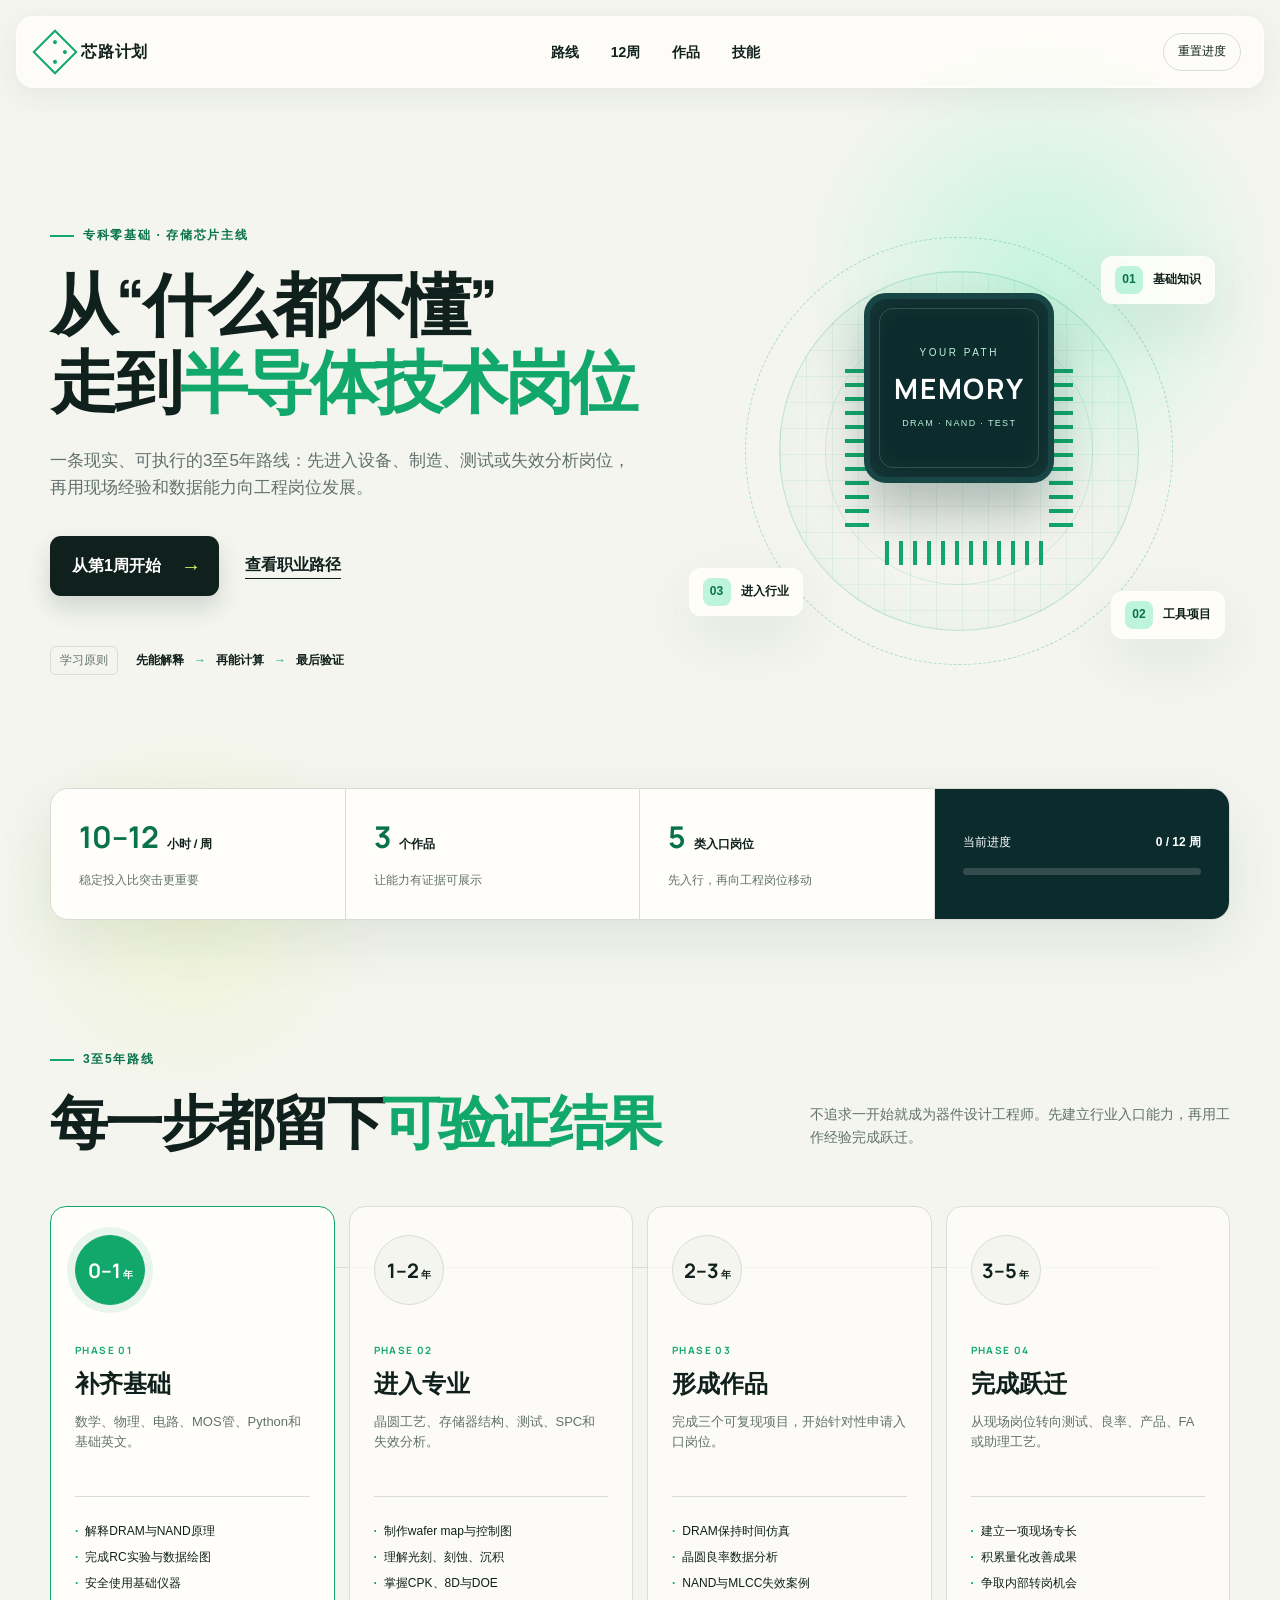
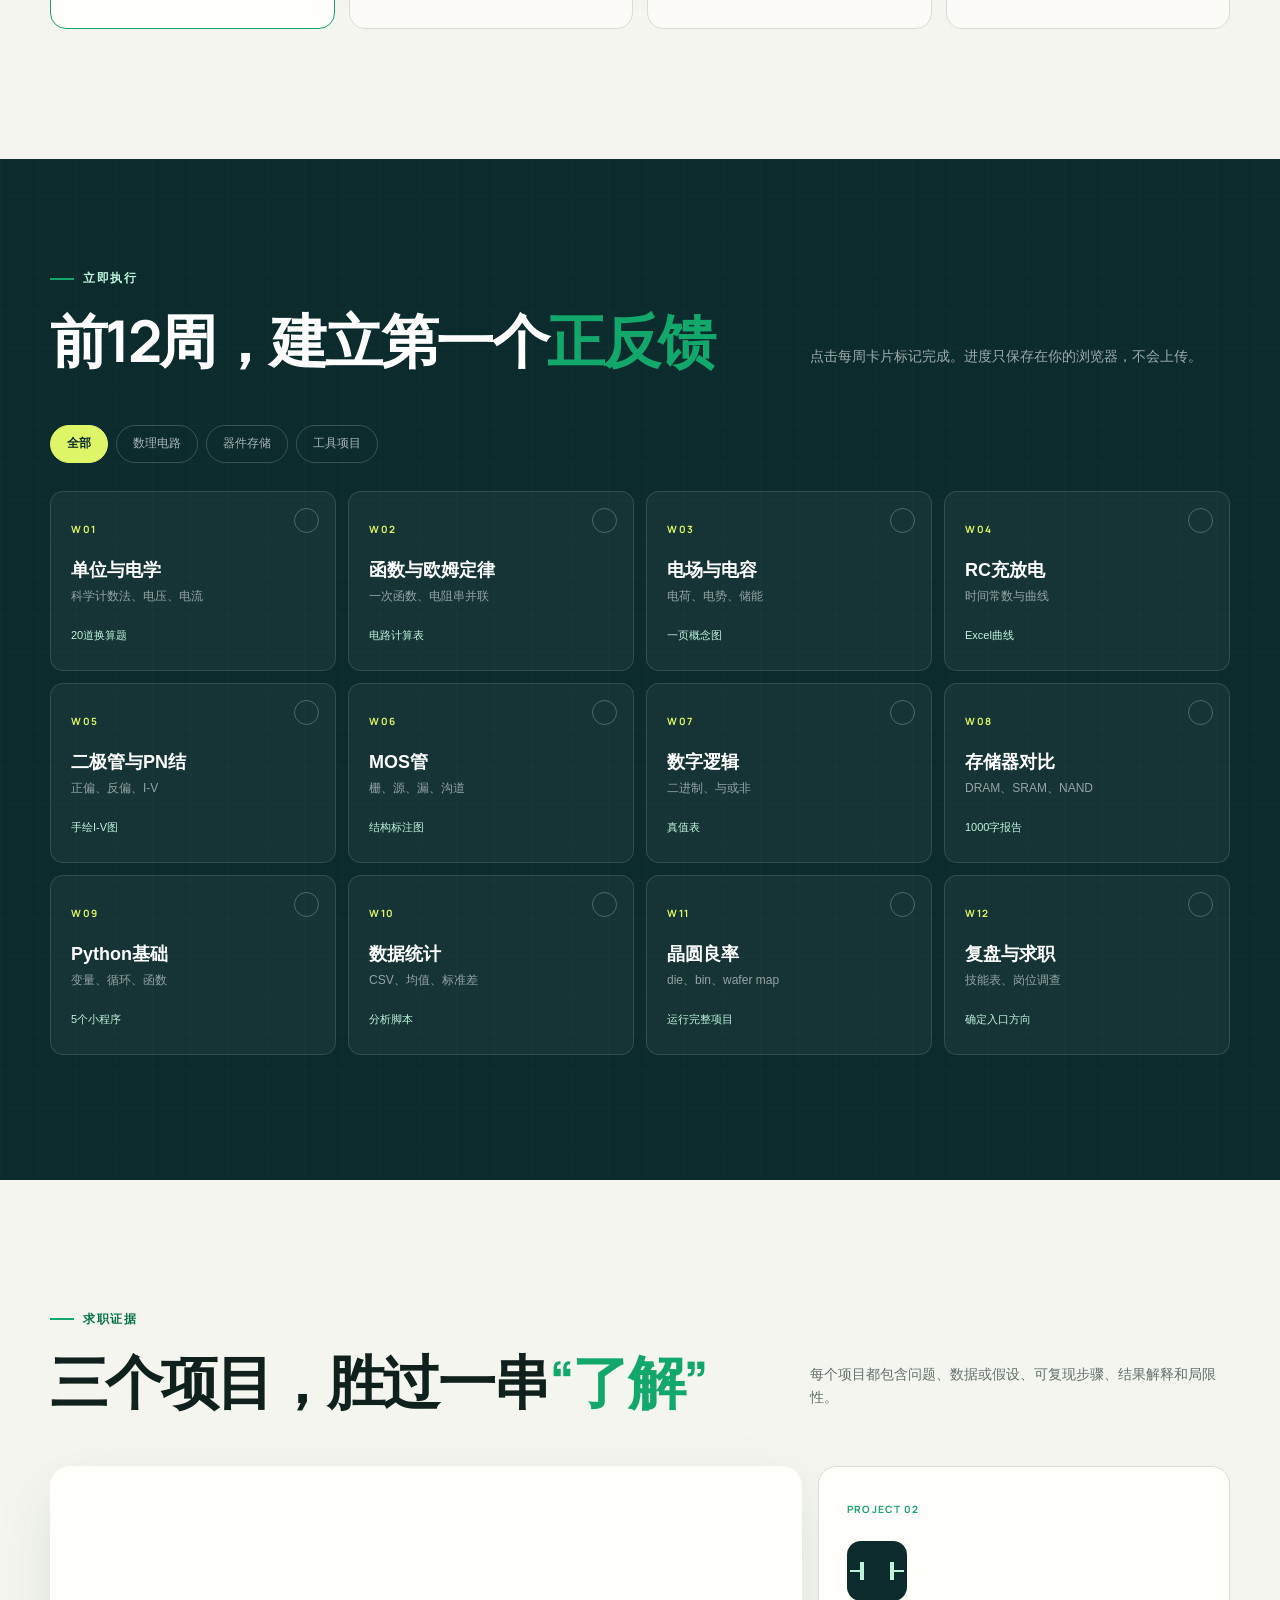
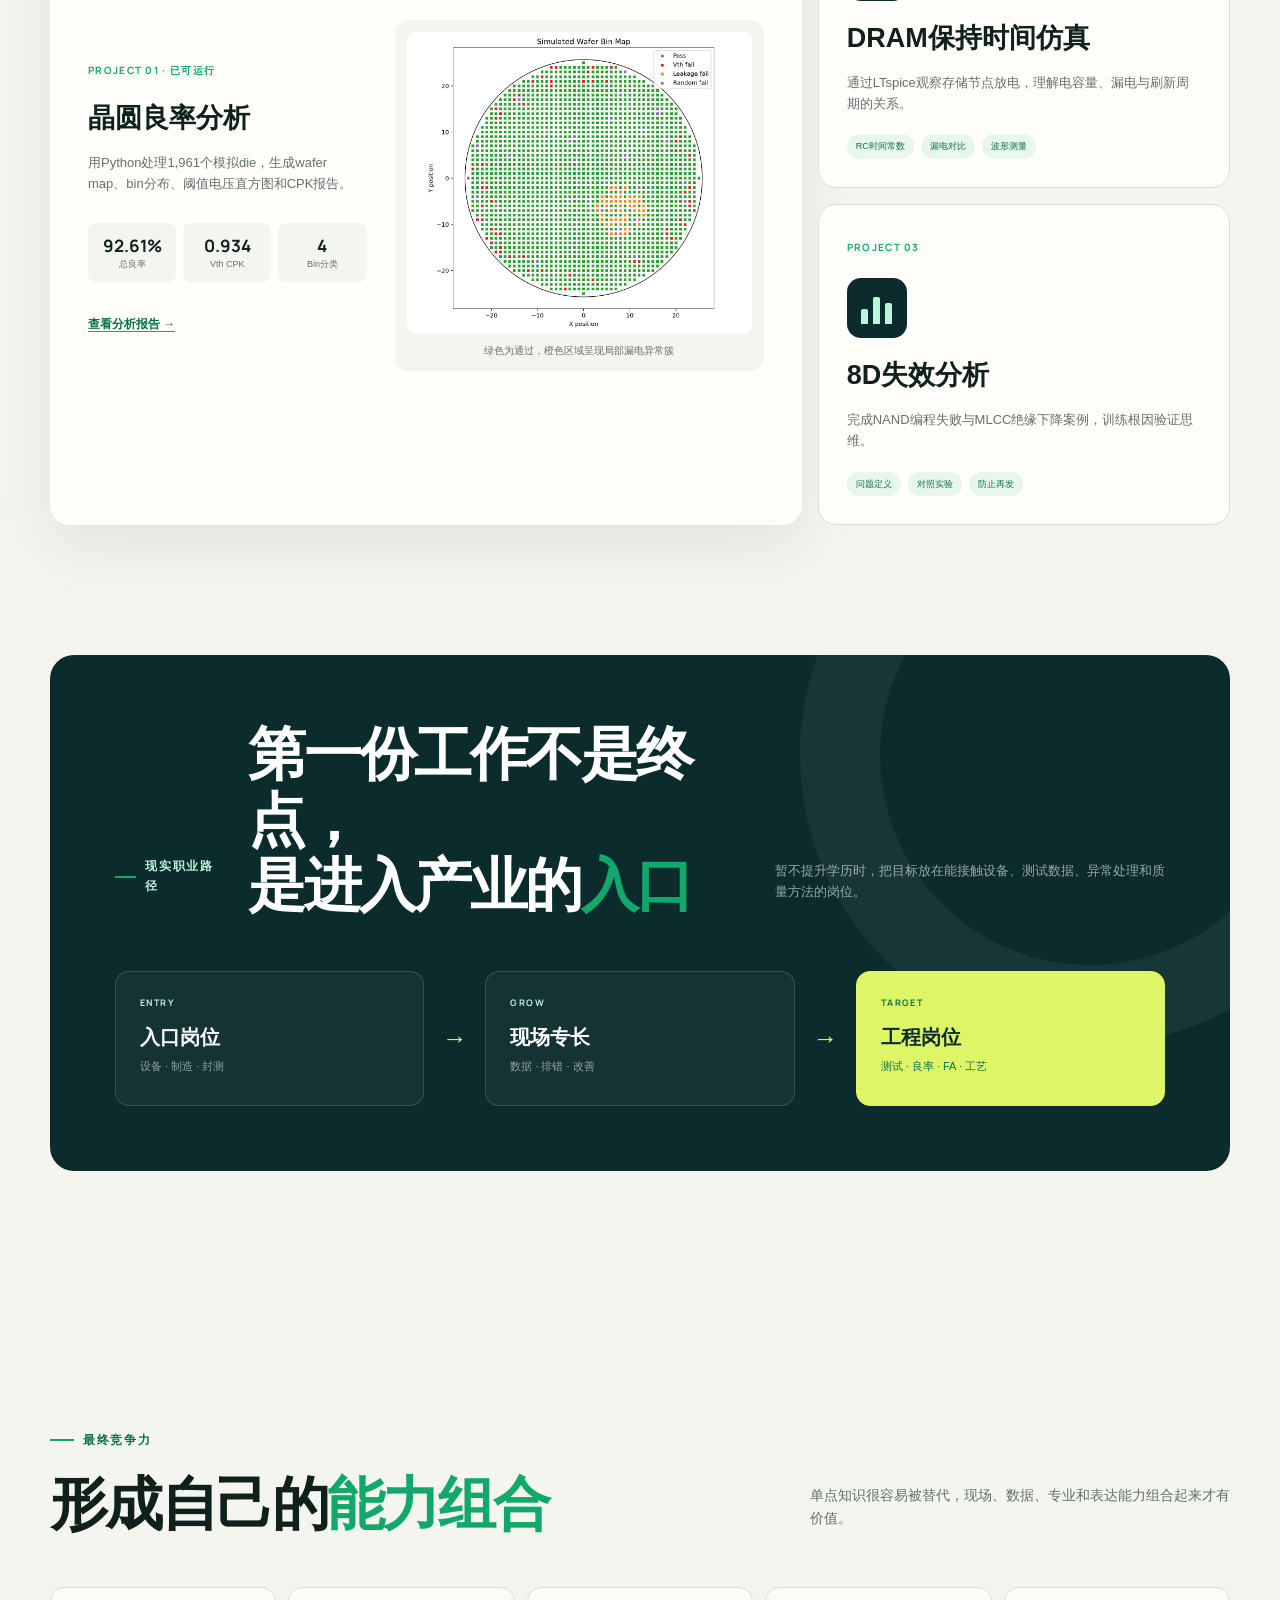
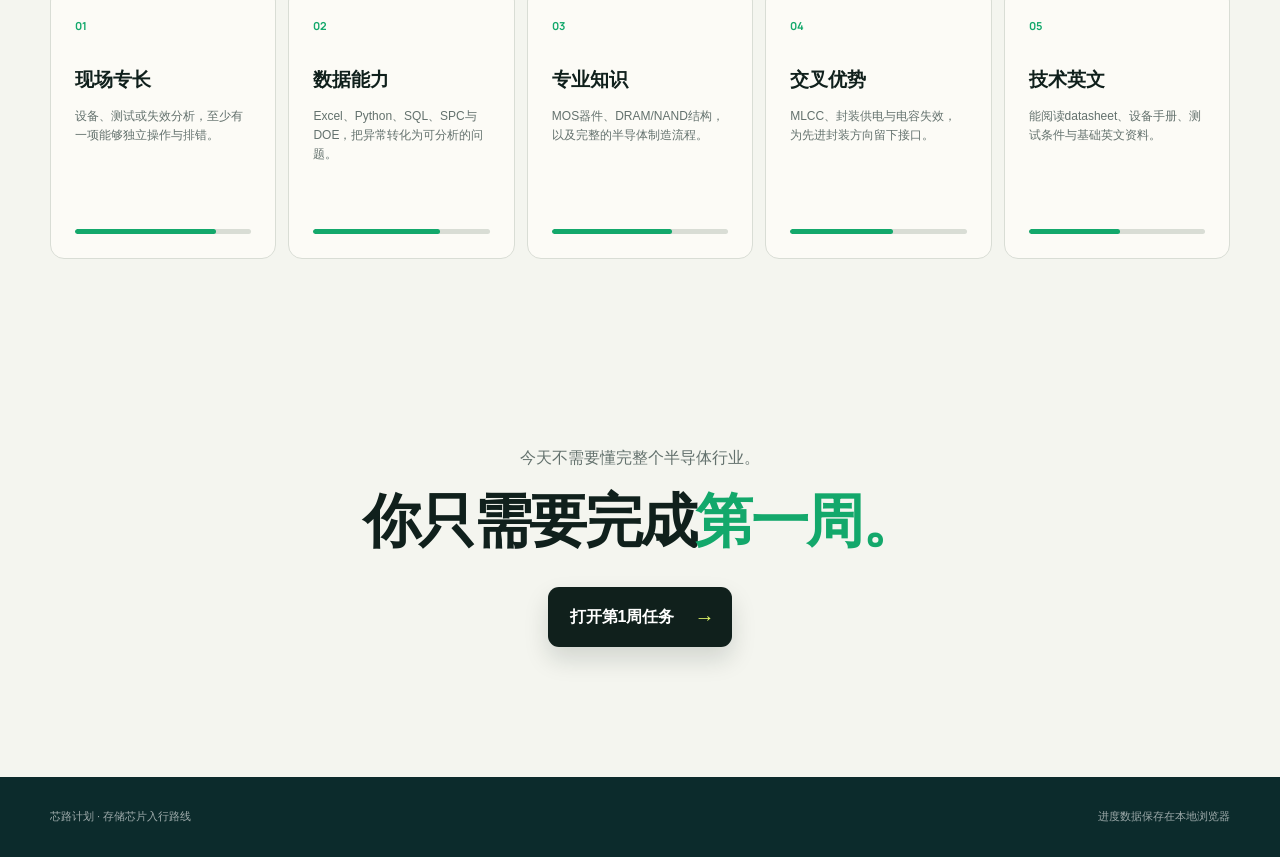
<file: index.html>
<!doctype html>
<html lang="zh-CN">
<head>
  <meta charset="utf-8">
  <meta name="viewport" content="width=device-width, initial-scale=1">
  <meta http-equiv="refresh" content="0; url=web/">
  <title>芯路计划</title>
</head>
<body>
  <p>正在打开<a href="web/">芯路计划</a>...</p>
</body>
</html>
</file>
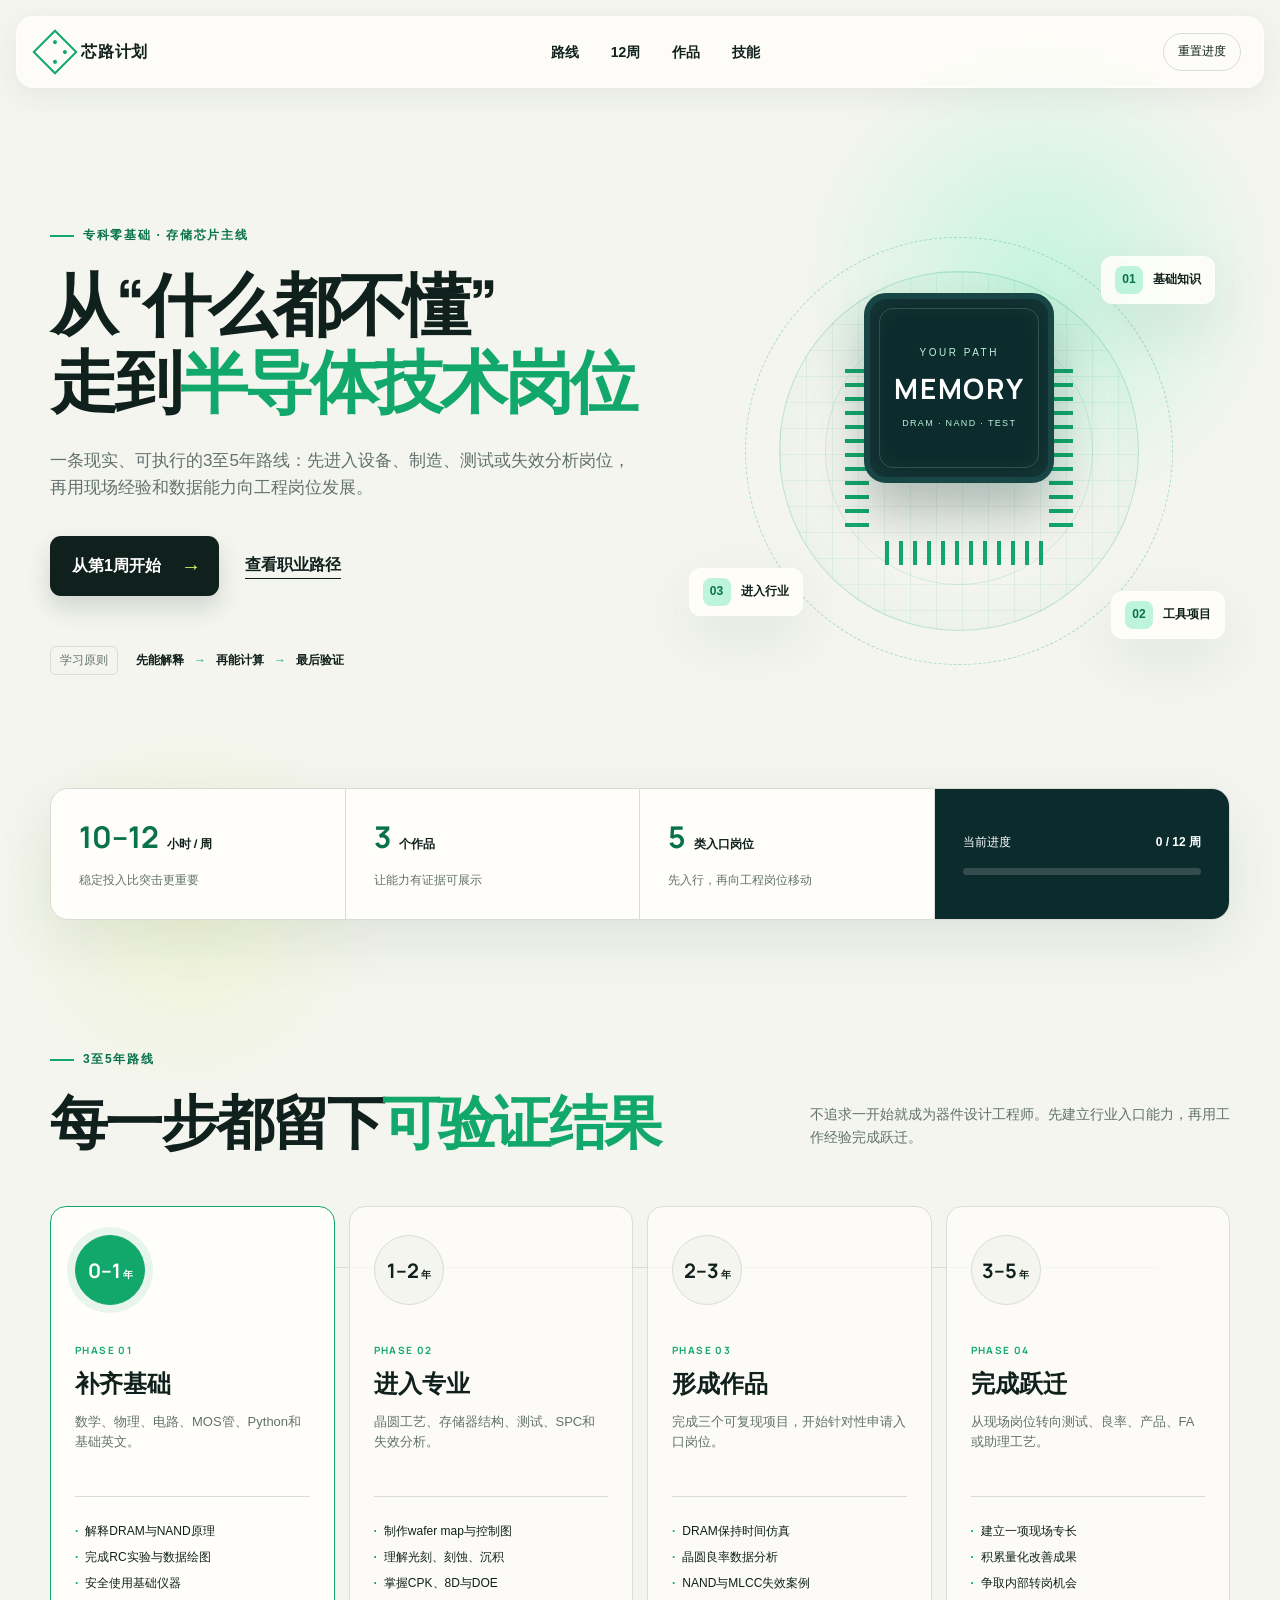
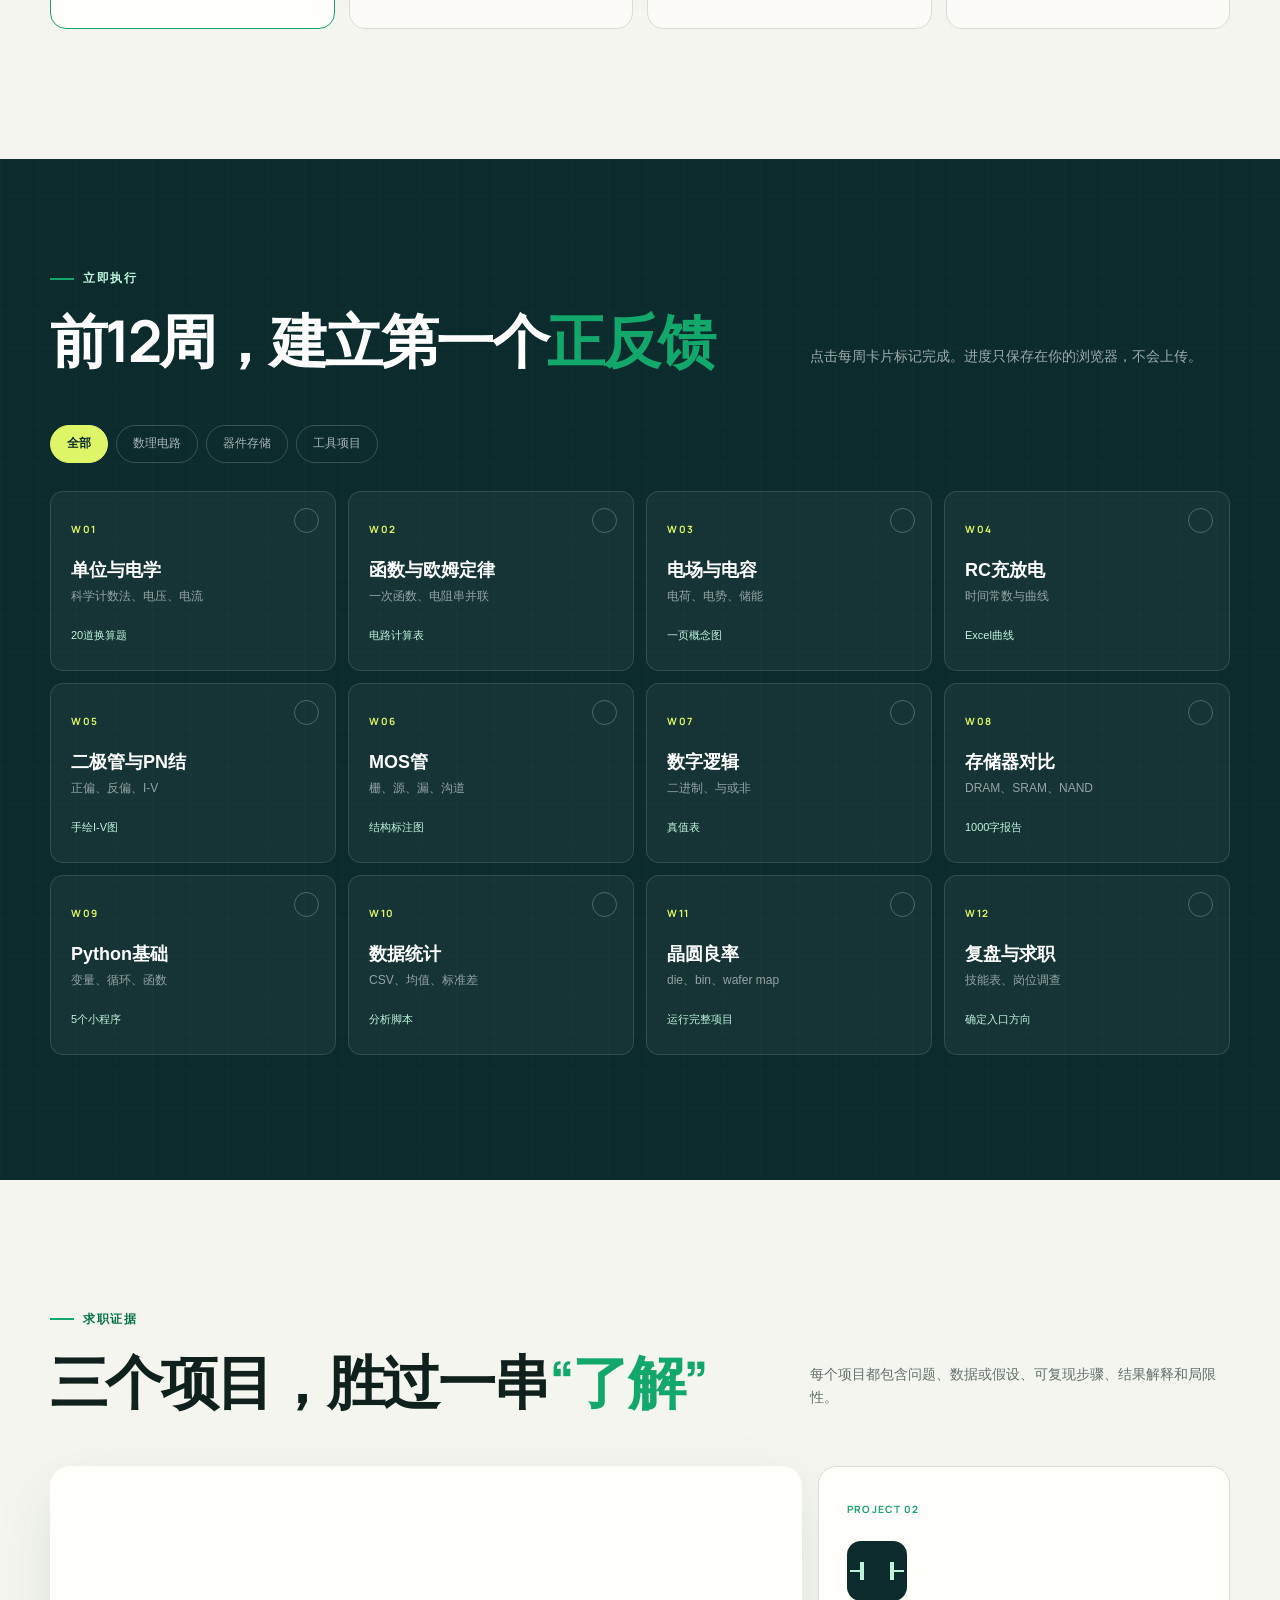
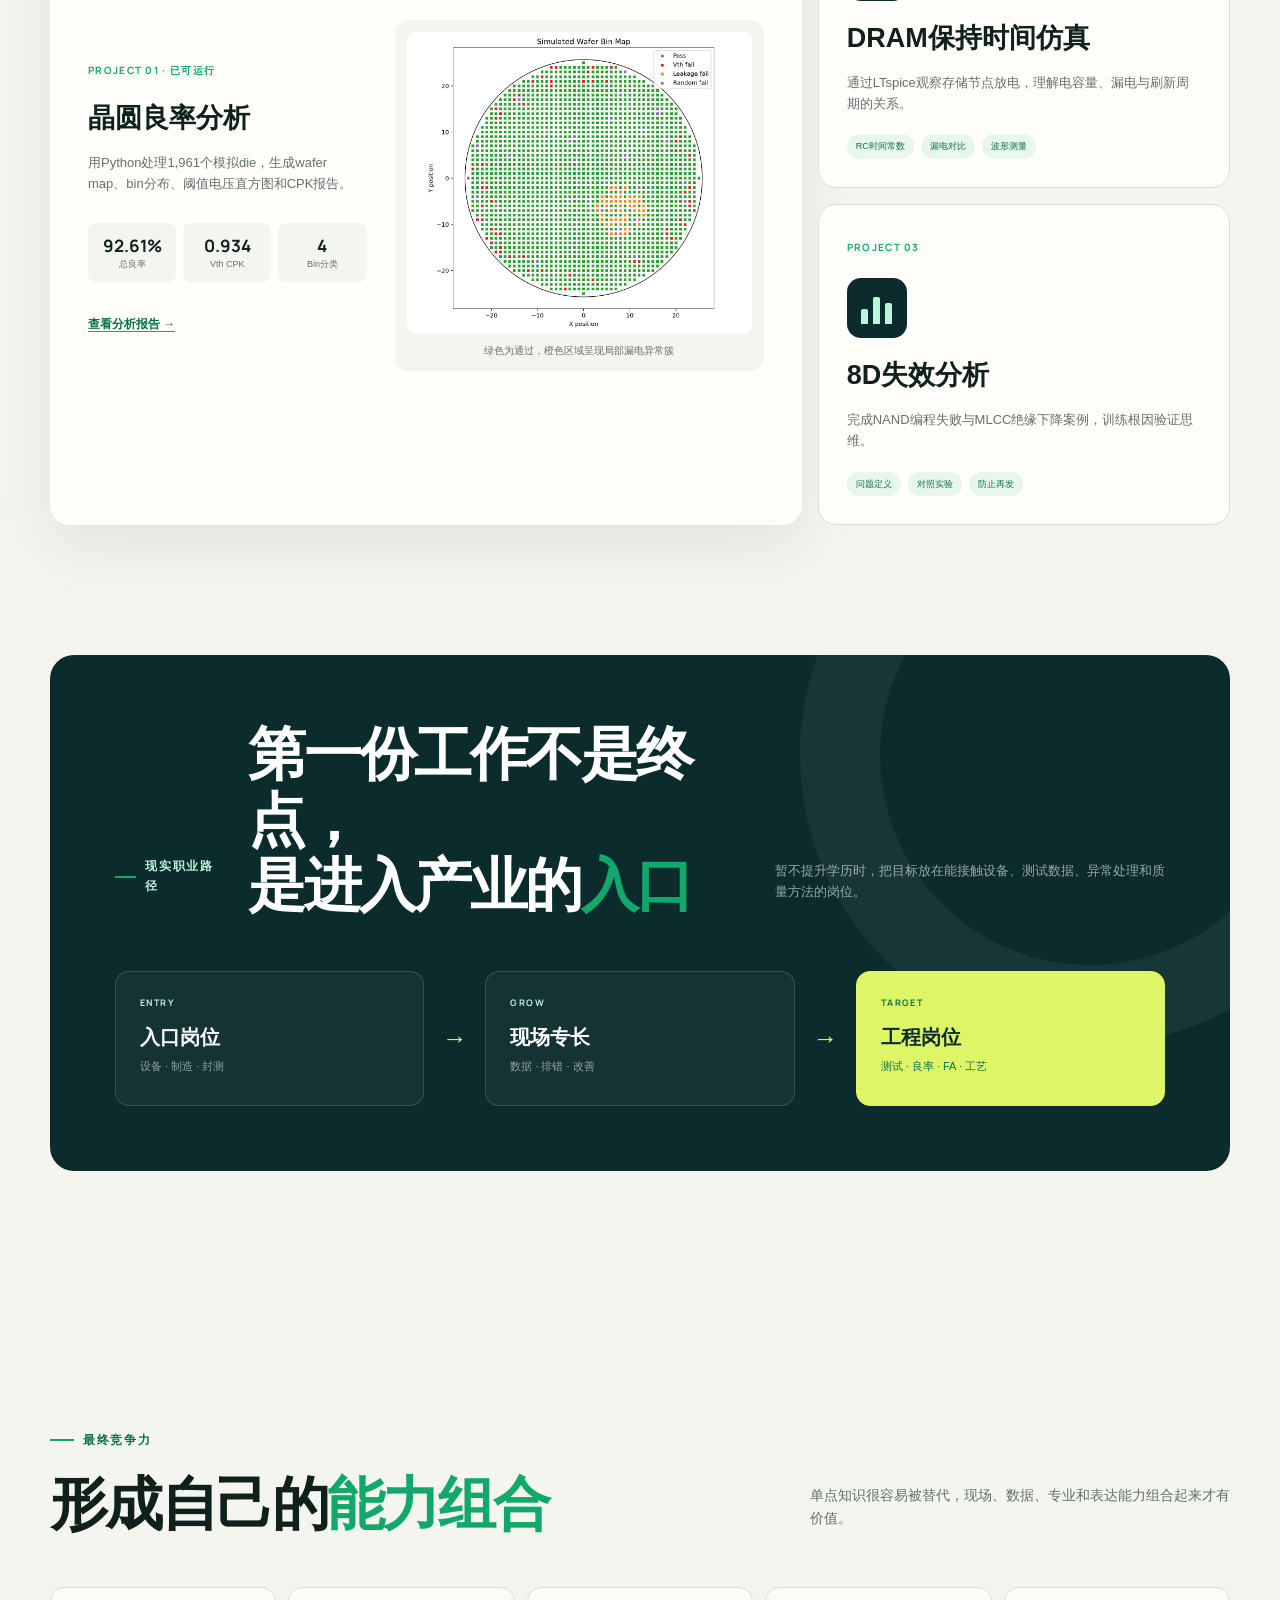
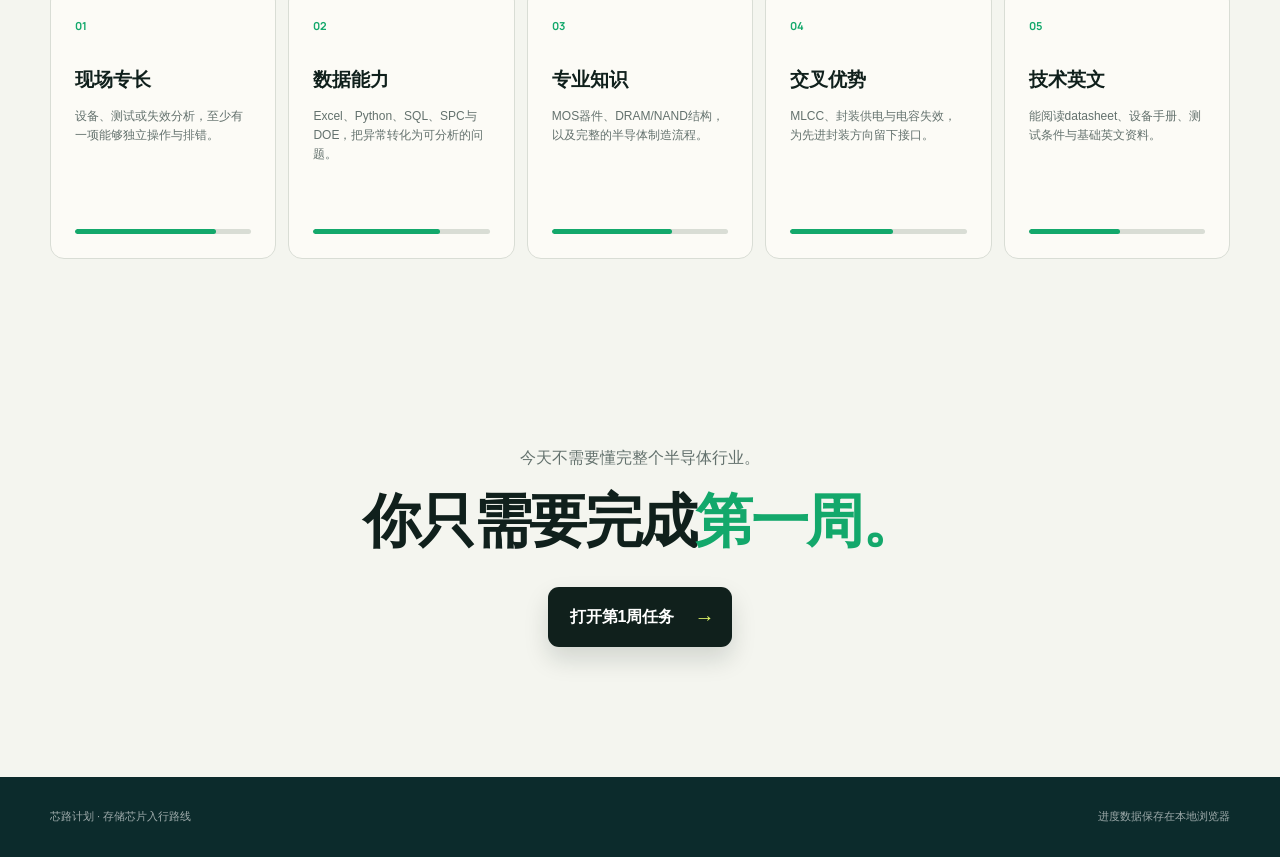
<file: web/index.html>
<!doctype html>
<html lang="zh-CN">
<head>
  <meta charset="utf-8">
  <meta name="viewport" content="width=device-width, initial-scale=1">
  <meta name="description" content="零基础进入存储芯片行业的3至5年可视化学习路线">
  <title>芯路计划｜存储芯片入行路线</title>
  <link rel="stylesheet" href="styles.css">
</head>
<body>
  <div class="page-glow page-glow-a"></div>
  <div class="page-glow page-glow-b"></div>

  <header class="site-header">
    <a class="brand" href="#top" aria-label="返回顶部">
      <span class="brand-mark"><i></i><i></i><i></i></span>
      <span>芯路计划</span>
    </a>
    <nav aria-label="主导航">
      <a href="#roadmap">路线</a>
      <a href="#weeks">12周</a>
      <a href="#projects">作品</a>
      <a href="#skills">技能</a>
    </nav>
    <button class="reset-button" id="resetProgress" type="button">重置进度</button>
  </header>

  <main id="top">
    <section class="hero section-shell">
      <div class="hero-copy">
        <p class="eyebrow"><span></span>专科零基础 · 存储芯片主线</p>
        <h1>从“什么都不懂”<br>走到<span>半导体技术岗位</span></h1>
        <p class="hero-intro">
          一条现实、可执行的3至5年路线：先进入设备、制造、测试或失效分析岗位，
          再用现场经验和数据能力向工程岗位发展。
        </p>
        <div class="hero-actions">
          <a class="primary-button" href="#weeks">从第1周开始 <span>→</span></a>
          <a class="text-button" href="#career">查看职业路径</a>
        </div>
        <div class="principle">
          <span>学习原则</span>
          <strong>先能解释</strong><b>→</b><strong>再能计算</strong><b>→</b><strong>最后验证</strong>
        </div>
      </div>

      <div class="hero-visual" aria-label="存储芯片能力成长示意图">
        <div class="chip-board">
          <div class="chip-pins pins-top"></div>
          <div class="chip-pins pins-right"></div>
          <div class="chip-pins pins-bottom"></div>
          <div class="chip-pins pins-left"></div>
          <div class="chip-core">
            <small>YOUR PATH</small>
            <strong>MEMORY</strong>
            <span>DRAM · NAND · TEST</span>
          </div>
          <div class="signal signal-one"></div>
          <div class="signal signal-two"></div>
          <div class="signal signal-three"></div>
        </div>
        <div class="orbit-card orbit-card-a">
          <span>01</span>
          <p>基础知识</p>
        </div>
        <div class="orbit-card orbit-card-b">
          <span>02</span>
          <p>工具项目</p>
        </div>
        <div class="orbit-card orbit-card-c">
          <span>03</span>
          <p>进入行业</p>
        </div>
      </div>
    </section>

    <section class="snapshot section-shell" aria-label="路线概览">
      <article>
        <span class="metric">10–12<small>小时 / 周</small></span>
        <p>稳定投入比突击更重要</p>
      </article>
      <article>
        <span class="metric">3<small>个作品</small></span>
        <p>让能力有证据可展示</p>
      </article>
      <article>
        <span class="metric">5<small>类入口岗位</small></span>
        <p>先入行，再向工程岗位移动</p>
      </article>
      <article class="progress-card">
        <div>
          <span>当前进度</span>
          <strong id="progressText">0 / 12 周</strong>
        </div>
        <div class="progress-track"><i id="progressBar"></i></div>
      </article>
    </section>

    <section class="roadmap section-shell" id="roadmap">
      <div class="section-heading">
        <div>
          <p class="eyebrow"><span></span>3至5年路线</p>
          <h2>每一步都留下<span>可验证结果</span></h2>
        </div>
        <p>不追求一开始就成为器件设计工程师。先建立行业入口能力，再用工作经验完成跃迁。</p>
      </div>

      <div class="timeline">
        <article class="timeline-card active">
          <div class="timeline-year">0–1<small>年</small></div>
          <span class="phase">PHASE 01</span>
          <h3>补齐基础</h3>
          <p>数学、物理、电路、MOS管、Python和基础英文。</p>
          <ul>
            <li>解释DRAM与NAND原理</li>
            <li>完成RC实验与数据绘图</li>
            <li>安全使用基础仪器</li>
          </ul>
        </article>
        <article class="timeline-card">
          <div class="timeline-year">1–2<small>年</small></div>
          <span class="phase">PHASE 02</span>
          <h3>进入专业</h3>
          <p>晶圆工艺、存储器结构、测试、SPC和失效分析。</p>
          <ul>
            <li>制作wafer map与控制图</li>
            <li>理解光刻、刻蚀、沉积</li>
            <li>掌握CPK、8D与DOE</li>
          </ul>
        </article>
        <article class="timeline-card">
          <div class="timeline-year">2–3<small>年</small></div>
          <span class="phase">PHASE 03</span>
          <h3>形成作品</h3>
          <p>完成三个可复现项目，开始针对性申请入口岗位。</p>
          <ul>
            <li>DRAM保持时间仿真</li>
            <li>晶圆良率数据分析</li>
            <li>NAND与MLCC失效案例</li>
          </ul>
        </article>
        <article class="timeline-card">
          <div class="timeline-year">3–5<small>年</small></div>
          <span class="phase">PHASE 04</span>
          <h3>完成跃迁</h3>
          <p>从现场岗位转向测试、良率、产品、FA或助理工艺。</p>
          <ul>
            <li>建立一项现场专长</li>
            <li>积累量化改善成果</li>
            <li>争取内部转岗机会</li>
          </ul>
        </article>
      </div>
    </section>

    <section class="weeks-section" id="weeks">
      <div class="section-shell">
        <div class="section-heading">
          <div>
            <p class="eyebrow light"><span></span>立即执行</p>
            <h2>前12周，建立第一个<span>正反馈</span></h2>
          </div>
          <p>点击每周卡片标记完成。进度只保存在你的浏览器，不会上传。</p>
        </div>

        <div class="week-filters" role="group" aria-label="课程筛选">
          <button class="filter-button active" data-filter="all" type="button">全部</button>
          <button class="filter-button" data-filter="foundation" type="button">数理电路</button>
          <button class="filter-button" data-filter="device" type="button">器件存储</button>
          <button class="filter-button" data-filter="tool" type="button">工具项目</button>
        </div>

        <div class="weeks-grid" id="weeksGrid">
          <button class="week-card" data-week="1" data-category="foundation" type="button"><span>W01</span><h3>单位与电学</h3><p>科学计数法、电压、电流</p><b>20道换算题</b><i>✓</i></button>
          <button class="week-card" data-week="2" data-category="foundation" type="button"><span>W02</span><h3>函数与欧姆定律</h3><p>一次函数、电阻串并联</p><b>电路计算表</b><i>✓</i></button>
          <button class="week-card" data-week="3" data-category="foundation" type="button"><span>W03</span><h3>电场与电容</h3><p>电荷、电势、储能</p><b>一页概念图</b><i>✓</i></button>
          <button class="week-card" data-week="4" data-category="foundation" type="button"><span>W04</span><h3>RC充放电</h3><p>时间常数与曲线</p><b>Excel曲线</b><i>✓</i></button>
          <button class="week-card" data-week="5" data-category="device" type="button"><span>W05</span><h3>二极管与PN结</h3><p>正偏、反偏、I-V</p><b>手绘I-V图</b><i>✓</i></button>
          <button class="week-card" data-week="6" data-category="device" type="button"><span>W06</span><h3>MOS管</h3><p>栅、源、漏、沟道</p><b>结构标注图</b><i>✓</i></button>
          <button class="week-card" data-week="7" data-category="device" type="button"><span>W07</span><h3>数字逻辑</h3><p>二进制、与或非</p><b>真值表</b><i>✓</i></button>
          <button class="week-card" data-week="8" data-category="device" type="button"><span>W08</span><h3>存储器对比</h3><p>DRAM、SRAM、NAND</p><b>1000字报告</b><i>✓</i></button>
          <button class="week-card" data-week="9" data-category="tool" type="button"><span>W09</span><h3>Python基础</h3><p>变量、循环、函数</p><b>5个小程序</b><i>✓</i></button>
          <button class="week-card" data-week="10" data-category="tool" type="button"><span>W10</span><h3>数据统计</h3><p>CSV、均值、标准差</p><b>分析脚本</b><i>✓</i></button>
          <button class="week-card" data-week="11" data-category="tool" type="button"><span>W11</span><h3>晶圆良率</h3><p>die、bin、wafer map</p><b>运行完整项目</b><i>✓</i></button>
          <button class="week-card" data-week="12" data-category="tool" type="button"><span>W12</span><h3>复盘与求职</h3><p>技能表、岗位调查</p><b>确定入口方向</b><i>✓</i></button>
        </div>
      </div>
    </section>

    <section class="projects section-shell" id="projects">
      <div class="section-heading">
        <div>
          <p class="eyebrow"><span></span>求职证据</p>
          <h2>三个项目，胜过一串<span>“了解”</span></h2>
        </div>
        <p>每个项目都包含问题、数据或假设、可复现步骤、结果解释和局限性。</p>
      </div>

      <div class="project-showcase">
        <article class="featured-project">
          <div class="project-copy">
            <span class="project-index">PROJECT 01 · 已可运行</span>
            <h3>晶圆良率分析</h3>
            <p>用Python处理1,961个模拟die，生成wafer map、bin分布、阈值电压直方图和CPK报告。</p>
            <div class="project-metrics">
              <span><strong>92.61%</strong>总良率</span>
              <span><strong>0.934</strong>Vth CPK</span>
              <span><strong>4</strong>Bin分类</span>
            </div>
            <a href="../projects/wafer-yield-analysis/output/report.md">查看分析报告 →</a>
          </div>
          <figure>
            <img src="../projects/wafer-yield-analysis/output/wafer_map.png" alt="模拟晶圆良率分布图">
            <figcaption>绿色为通过，橙色区域呈现局部漏电异常簇</figcaption>
          </figure>
        </article>

        <div class="project-pair">
          <article class="project-card">
            <span class="project-index">PROJECT 02</span>
            <div class="project-icon capacitor-icon"><i></i></div>
            <h3>DRAM保持时间仿真</h3>
            <p>通过LTspice观察存储节点放电，理解电容量、漏电与刷新周期的关系。</p>
            <ul><li>RC时间常数</li><li>漏电对比</li><li>波形测量</li></ul>
          </article>
          <article class="project-card">
            <span class="project-index">PROJECT 03</span>
            <div class="project-icon analysis-icon"><i></i><i></i><i></i></div>
            <h3>8D失效分析</h3>
            <p>完成NAND编程失败与MLCC绝缘下降案例，训练根因验证思维。</p>
            <ul><li>问题定义</li><li>对照实验</li><li>防止再发</li></ul>
          </article>
        </div>
      </div>
    </section>

    <section class="career section-shell" id="career">
      <div class="career-panel">
        <div class="career-copy">
          <p class="eyebrow light"><span></span>现实职业路径</p>
          <h2>第一份工作不是终点，<br>是进入产业的<span>入口</span></h2>
          <p>暂不提升学历时，把目标放在能接触设备、测试数据、异常处理和质量方法的岗位。</p>
        </div>
        <div class="career-flow">
          <div class="career-node start"><small>ENTRY</small><strong>入口岗位</strong><span>设备 · 制造 · 封测</span></div>
          <div class="flow-arrow">→</div>
          <div class="career-node"><small>GROW</small><strong>现场专长</strong><span>数据 · 排错 · 改善</span></div>
          <div class="flow-arrow">→</div>
          <div class="career-node target"><small>TARGET</small><strong>工程岗位</strong><span>测试 · 良率 · FA · 工艺</span></div>
        </div>
      </div>
    </section>

    <section class="skills section-shell" id="skills">
      <div class="section-heading">
        <div>
          <p class="eyebrow"><span></span>最终竞争力</p>
          <h2>形成自己的<span>能力组合</span></h2>
        </div>
        <p>单点知识很容易被替代，现场、数据、专业和表达能力组合起来才有价值。</p>
      </div>

      <div class="skill-grid">
        <article><span>01</span><h3>现场专长</h3><p>设备、测试或失效分析，至少有一项能够独立操作与排错。</p><div><i style="width:80%"></i></div></article>
        <article><span>02</span><h3>数据能力</h3><p>Excel、Python、SQL、SPC与DOE，把异常转化为可分析的问题。</p><div><i style="width:72%"></i></div></article>
        <article><span>03</span><h3>专业知识</h3><p>MOS器件、DRAM/NAND结构，以及完整的半导体制造流程。</p><div><i style="width:68%"></i></div></article>
        <article><span>04</span><h3>交叉优势</h3><p>MLCC、封装供电与电容失效，为先进封装方向留下接口。</p><div><i style="width:58%"></i></div></article>
        <article><span>05</span><h3>技术英文</h3><p>能阅读datasheet、设备手册、测试条件与基础英文资料。</p><div><i style="width:52%"></i></div></article>
      </div>
    </section>

    <section class="closing section-shell">
      <p>今天不需要懂完整个半导体行业。</p>
      <h2>你只需要完成<span>第一周。</span></h2>
      <a class="primary-button" href="#weeks">打开第1周任务 <span>→</span></a>
    </section>
  </main>

  <footer>
    <span>芯路计划 · 存储芯片入行路线</span>
    <span>进度数据保存在本地浏览器</span>
  </footer>

  <script src="app.js"></script>
</body>
</html>
</file>
<file: web/styles.css>
@import url('https://fonts.googleapis.com/css2?family=IBM+Plex+Sans+SC:wght@400;500;600;700&family=Manrope:wght@500;600;700&display=swap');

:root {
  --ink: #10201c;
  --muted: #63716d;
  --paper: #f4f5ef;
  --white: #fffefa;
  --line: #d9ddd5;
  --green: #13a86b;
  --green-dark: #08734b;
  --mint: #bdf4db;
  --lime: #dff568;
  --navy: #0c2b2c;
  --orange: #ff8d5c;
  --shadow: 0 20px 60px rgba(25, 54, 45, .09);
}

* { box-sizing: border-box; }
html { scroll-behavior: smooth; overflow-x: hidden; }
body {
  margin: 0;
  color: var(--ink);
  background: var(--paper);
  font-family: "IBM Plex Sans SC", "Microsoft YaHei", sans-serif;
  line-height: 1.6;
  overflow-x: hidden;
}
button, a { font: inherit; }
a { color: inherit; text-decoration: none; }
button { color: inherit; }
.page-glow {
  position: absolute;
  z-index: -1;
  border-radius: 50%;
  filter: blur(10px);
  pointer-events: none;
}
.page-glow-a {
  width: 480px; height: 480px; right: 0; top: 40px;
  background: radial-gradient(circle, rgba(189,244,219,.85), transparent 70%);
}
.page-glow-b {
  width: 380px; height: 380px; left: 0; top: 720px;
  background: radial-gradient(circle, rgba(223,245,104,.18), transparent 72%);
}
.section-shell { width: min(1180px, calc(100% - 48px)); margin: 0 auto; }

.site-header {
  width: min(1260px, calc(100% - 32px));
  height: 72px;
  margin: 16px auto 0;
  padding: 0 22px;
  display: flex;
  align-items: center;
  justify-content: space-between;
  position: sticky;
  top: 12px;
  z-index: 20;
  border: 1px solid rgba(255,255,255,.75);
  border-radius: 18px;
  background: rgba(255,254,250,.78);
  backdrop-filter: blur(18px);
  box-shadow: 0 8px 30px rgba(25,54,45,.07);
}
.brand { display: flex; align-items: center; gap: 10px; font-weight: 700; letter-spacing: .05em; }
.brand-mark { width: 32px; height: 32px; display: grid; place-items: center; position: relative; transform: rotate(45deg); border: 2px solid var(--green); }
.brand-mark i { position: absolute; width: 4px; height: 4px; background: var(--green); border-radius: 50%; }
.brand-mark i:first-child { left: 5px; top: 5px; }
.brand-mark i:nth-child(2) { right: 5px; top: 5px; }
.brand-mark i:last-child { right: 5px; bottom: 5px; }
nav { display: flex; gap: 32px; font-size: 14px; font-weight: 600; }
nav a { transition: color .2s; }
nav a:hover { color: var(--green); }
.reset-button {
  border: 1px solid var(--line);
  background: transparent;
  border-radius: 999px;
  padding: 8px 14px;
  cursor: pointer;
  font-size: 12px;
}

.hero {
  min-height: 700px;
  display: grid;
  grid-template-columns: 1.05fr .95fr;
  align-items: center;
  gap: 40px;
  padding: 80px 0 55px;
}
.eyebrow {
  margin: 0 0 20px;
  display: flex;
  align-items: center;
  gap: 9px;
  color: var(--green-dark);
  font-size: 12px;
  font-weight: 700;
  letter-spacing: .14em;
  text-transform: uppercase;
}
.eyebrow span { display: block; width: 24px; height: 2px; background: var(--green); }
.hero h1, .section-heading h2, .closing h2, .career h2 {
  margin: 0;
  font-family: "Manrope", "IBM Plex Sans SC", sans-serif;
  line-height: 1.13;
  letter-spacing: -.045em;
}
.hero h1 { font-size: clamp(48px, 5.35vw, 68px); font-weight: 700; }
.hero h1 span, .section-heading h2 span, .career h2 span, .closing h2 span { color: var(--green); }
.hero-intro { max-width: 620px; margin: 28px 0; color: var(--muted); font-size: 17px; }
.hero-actions { display: flex; align-items: center; gap: 26px; margin-top: 34px; }
.primary-button {
  display: inline-flex;
  align-items: center;
  gap: 20px;
  padding: 14px 18px 14px 22px;
  background: var(--ink);
  color: white;
  border-radius: 11px;
  font-weight: 600;
  box-shadow: 0 12px 25px rgba(16,32,28,.15);
  transition: transform .2s, background .2s;
}
.primary-button span { color: var(--lime); font-size: 20px; }
.primary-button:hover { transform: translateY(-2px); background: var(--green-dark); }
.text-button { font-weight: 600; border-bottom: 1px solid var(--ink); }
.principle {
  display: flex; align-items: center; gap: 10px; flex-wrap: wrap;
  margin-top: 50px; color: var(--muted); font-size: 12px;
}
.principle > span { margin-right: 8px; padding: 4px 9px; border: 1px solid var(--line); border-radius: 6px; }
.principle strong { color: var(--ink); }
.principle b { color: var(--green); }

.hero-visual { min-height: 520px; position: relative; display: grid; place-items: center; }
.chip-board {
  width: 360px; height: 360px; position: relative; display: grid; place-items: center;
  border: 1px solid rgba(19,168,107,.24); border-radius: 50%;
  background:
    linear-gradient(rgba(19,168,107,.08) 1px, transparent 1px),
    linear-gradient(90deg, rgba(19,168,107,.08) 1px, transparent 1px);
  background-size: 26px 26px;
  box-shadow: inset 0 0 70px rgba(19,168,107,.06);
}
.chip-board::before, .chip-board::after {
  content: ""; position: absolute; border-radius: 50%; border: 1px dashed rgba(19,168,107,.32);
}
.chip-board::before { inset: -35px; animation: spin 30s linear infinite; }
.chip-board::after { inset: 45px; border-style: solid; opacity: .45; }
@keyframes spin { to { transform: rotate(360deg); } }
.chip-core {
  width: 190px; height: 190px; z-index: 2;
  display: flex; flex-direction: column; align-items: center; justify-content: center;
  color: var(--mint); background: var(--navy); border-radius: 22px;
  border: 6px solid #174644;
  box-shadow: 0 30px 50px rgba(12,43,44,.28), inset 0 0 30px rgba(189,244,219,.08);
}
.chip-core::before {
  content: ""; position: absolute; width: 158px; height: 158px;
  border: 1px solid rgba(189,244,219,.18); border-radius: 14px;
}
.chip-core small { font-size: 10px; letter-spacing: .25em; }
.chip-core strong { font-family: "Manrope"; font-size: 28px; letter-spacing: .06em; color: white; margin: 5px 0; }
.chip-core span { font-size: 9px; letter-spacing: .15em; }
.chip-pins { position: absolute; z-index: 1; }
.pins-top, .pins-bottom { width: 170px; height: 24px; left: 95px; background: repeating-linear-gradient(90deg, transparent 0 10px, var(--green) 10px 14px); }
.pins-top { top: 65px; }.pins-bottom { bottom: 65px; }
.pins-left, .pins-right { height: 170px; width: 24px; top: 95px; background: repeating-linear-gradient(0deg, transparent 0 10px, var(--green) 10px 14px); }
.pins-left { left: 65px; }.pins-right { right: 65px; }
.orbit-card {
  position: absolute; display: flex; align-items: center; gap: 10px;
  padding: 9px 13px; border: 1px solid rgba(255,255,255,.8);
  border-radius: 12px; background: rgba(255,254,250,.88);
  box-shadow: var(--shadow); backdrop-filter: blur(12px); font-size: 12px; font-weight: 600;
}
.orbit-card span { width: 28px; height: 28px; display: grid; place-items: center; border-radius: 8px; background: var(--mint); color: var(--green-dark); }
.orbit-card p { margin: 0; }
.orbit-card-a { top: 65px; right: 15px; }
.orbit-card-b { bottom: 72px; right: 5px; }
.orbit-card-c { bottom: 95px; left: 0; }

.snapshot {
  display: grid; grid-template-columns: repeat(4, 1fr);
  border: 1px solid var(--line); border-radius: 18px; background: var(--white); box-shadow: var(--shadow);
}
.snapshot article { min-height: 130px; padding: 24px 28px; border-right: 1px solid var(--line); }
.snapshot article:last-child { border-right: 0; }
.metric { display: flex; align-items: baseline; gap: 8px; color: var(--green-dark); font-family: "Manrope"; font-size: 30px; font-weight: 700; }
.metric small { color: var(--ink); font-family: inherit; font-size: 12px; }
.snapshot p { margin: 10px 0 0; color: var(--muted); font-size: 12px; }
.progress-card { display: flex; flex-direction: column; justify-content: center; gap: 15px; background: var(--navy); color: white; border-radius: 0 17px 17px 0; }
.progress-card > div { display: flex; justify-content: space-between; font-size: 12px; }
.progress-track { width: 100%; height: 7px; overflow: hidden; background: rgba(255,255,255,.16); border-radius: 20px; }
.progress-track i { width: 0; height: 100%; display: block; background: var(--lime); border-radius: 20px; transition: width .3s; }

.roadmap, .projects, .skills { padding: 130px 0; }
.section-heading { display: flex; justify-content: space-between; align-items: end; gap: 60px; margin-bottom: 52px; }
.section-heading > div { flex: 1.2; }
.section-heading h2, .career h2, .closing h2 { font-size: clamp(36px, 4.5vw, 58px); }
.section-heading > p { flex: .8; max-width: 420px; margin: 0 0 6px; color: var(--muted); font-size: 14px; }
.timeline { display: grid; grid-template-columns: repeat(4, 1fr); gap: 14px; position: relative; }
.timeline::before { content: ""; position: absolute; left: 6%; right: 6%; top: 61px; height: 1px; background: var(--line); }
.timeline-card {
  min-height: 390px; padding: 28px 24px; position: relative;
  border: 1px solid var(--line); border-radius: 16px; background: rgba(255,254,250,.75);
  transition: transform .25s, box-shadow .25s;
}
.timeline-card:hover { transform: translateY(-6px); box-shadow: var(--shadow); }
.timeline-card.active { background: var(--white); border-color: var(--green); }
.timeline-year {
  width: 70px; height: 70px; position: relative; z-index: 2;
  display: flex; align-items: baseline; justify-content: center; gap: 2px;
  border-radius: 50%; background: var(--paper); border: 1px solid var(--line);
  font-family: "Manrope"; font-size: 20px; font-weight: 700; line-height: 70px;
}
.active .timeline-year { color: white; background: var(--green); border-color: var(--green); box-shadow: 0 0 0 8px rgba(19,168,107,.1); }
.timeline-year small { font-size: 10px; }
.phase { display: block; margin-top: 38px; color: var(--green); font: 700 10px "Manrope"; letter-spacing: .14em; }
.timeline-card h3 { margin: 8px 0; font-size: 24px; }
.timeline-card p { min-height: 66px; margin: 0; color: var(--muted); font-size: 13px; }
.timeline-card ul { margin: 18px 0 0; padding: 18px 0 0; list-style: none; border-top: 1px solid var(--line); }
.timeline-card li { margin: 7px 0; font-size: 12px; }
.timeline-card li::before { content: "·"; margin-right: 7px; color: var(--green); font-weight: 700; }

.weeks-section { padding: 110px 0 125px; color: white; background: var(--navy); position: relative; overflow: hidden; }
.weeks-section::before {
  content: ""; position: absolute; inset: 0; opacity: .25; pointer-events: none;
  background-image: linear-gradient(rgba(189,244,219,.08) 1px, transparent 1px), linear-gradient(90deg, rgba(189,244,219,.08) 1px, transparent 1px);
  background-size: 38px 38px;
}
.weeks-section .section-shell { position: relative; }
.eyebrow.light { color: var(--mint); }
.weeks-section .section-heading > p { color: rgba(255,255,255,.6); }
.week-filters { display: flex; gap: 8px; margin-bottom: 28px; }
.filter-button { padding: 8px 16px; cursor: pointer; color: rgba(255,255,255,.65); background: transparent; border: 1px solid rgba(255,255,255,.18); border-radius: 999px; font-size: 12px; }
.filter-button.active { color: var(--navy); background: var(--lime); border-color: var(--lime); font-weight: 700; }
.weeks-grid { display: grid; grid-template-columns: repeat(4, 1fr); gap: 12px; }
.week-card {
  min-height: 180px; padding: 20px; position: relative; text-align: left; cursor: pointer;
  color: white; background: rgba(255,255,255,.045); border: 1px solid rgba(255,255,255,.12); border-radius: 13px;
  transition: transform .2s, background .2s, opacity .2s;
}
.week-card:hover { transform: translateY(-3px); background: rgba(255,255,255,.08); }
.week-card.hidden { display: none; }
.week-card > span { color: var(--lime); font: 700 10px "Manrope"; letter-spacing: .16em; }
.week-card h3 { margin: 15px 0 3px; font-size: 18px; }
.week-card p { margin: 0; color: rgba(255,255,255,.55); font-size: 12px; }
.week-card b { display: inline-block; margin-top: 20px; color: var(--mint); font-size: 11px; font-weight: 500; }
.week-card i {
  width: 25px; height: 25px; position: absolute; top: 16px; right: 16px;
  display: grid; place-items: center; border: 1px solid rgba(255,255,255,.24); border-radius: 50%;
  color: transparent; font-style: normal; transition: .2s;
}
.week-card.completed { background: rgba(19,168,107,.22); border-color: var(--green); }
.week-card.completed i { color: var(--navy); background: var(--lime); border-color: var(--lime); }

.project-showcase { display: grid; grid-template-columns: 1.55fr .85fr; gap: 16px; }
.featured-project {
  min-height: 520px; padding: 38px; display: grid; grid-template-columns: .86fr 1.14fr; gap: 28px; align-items: center;
  border-radius: 20px; background: var(--white); box-shadow: var(--shadow);
}
.project-index { color: var(--green); font: 700 10px "Manrope"; letter-spacing: .13em; }
.project-copy h3, .project-card h3 { margin: 16px 0 12px; font-size: 27px; }
.project-copy > p, .project-card > p { color: var(--muted); font-size: 13px; }
.project-metrics { display: grid; grid-template-columns: repeat(3, 1fr); gap: 7px; margin: 28px 0; }
.project-metrics span { padding: 11px 8px; text-align: center; color: var(--muted); background: var(--paper); border-radius: 8px; font-size: 9px; }
.project-metrics strong { display: block; color: var(--ink); font: 700 17px "Manrope"; }
.project-copy a { color: var(--green-dark); font-size: 12px; font-weight: 700; border-bottom: 1px solid var(--green); }
.featured-project figure { margin: 0; padding: 12px; background: var(--paper); border-radius: 14px; }
.featured-project img { display: block; width: 100%; border-radius: 9px; }
.featured-project figcaption { margin: 9px 0 0; color: var(--muted); text-align: center; font-size: 10px; }
.project-pair { display: grid; gap: 16px; }
.project-card { padding: 28px; border-radius: 18px; background: var(--white); border: 1px solid var(--line); }
.project-card ul { display: flex; gap: 7px; flex-wrap: wrap; padding: 0; margin: 20px 0 0; list-style: none; }
.project-card li { padding: 5px 9px; color: var(--green-dark); background: #e8f6ee; border-radius: 999px; font-size: 9px; }
.project-icon { width: 60px; height: 60px; margin-top: 20px; position: relative; border-radius: 14px; background: var(--navy); }
.capacitor-icon i { position: absolute; width: 34px; height: 18px; left: 13px; top: 21px; border-left: 4px solid var(--mint); border-right: 4px solid var(--mint); }
.capacitor-icon::before, .capacitor-icon::after { content: ""; position: absolute; width: 12px; height: 2px; top: 29px; background: var(--mint); }
.capacitor-icon::before { left: 3px; }.capacitor-icon::after { right: 3px; }
.analysis-icon { display: flex; align-items: end; justify-content: center; gap: 5px; padding-bottom: 14px; }
.analysis-icon i { width: 7px; background: var(--mint); border-radius: 2px 2px 0 0; }
.analysis-icon i:first-child { height: 15px; }.analysis-icon i:nth-child(2) { height: 27px; }.analysis-icon i:last-child { height: 21px; }

.career { padding-bottom: 130px; }
.career-panel { padding: 65px; color: white; background: var(--navy); border-radius: 24px; overflow: hidden; position: relative; }
.career-panel::after { content: ""; width: 420px; height: 420px; position: absolute; right: -150px; top: -190px; border-radius: 50%; border: 80px solid rgba(189,244,219,.06); }
.career-copy { display: flex; justify-content: space-between; align-items: end; gap: 30px; position: relative; z-index: 1; }
.career-copy > p:last-child { max-width: 390px; color: rgba(255,255,255,.58); font-size: 13px; }
.career-flow { margin-top: 55px; display: grid; grid-template-columns: 1fr auto 1fr auto 1fr; align-items: center; gap: 18px; position: relative; z-index: 1; }
.career-node { min-height: 135px; padding: 24px; display: flex; flex-direction: column; border: 1px solid rgba(255,255,255,.15); border-radius: 14px; background: rgba(255,255,255,.04); }
.career-node small { color: var(--mint); font: 700 9px "Manrope"; letter-spacing: .16em; }
.career-node strong { margin: 12px 0 5px; font-size: 20px; }
.career-node span { color: rgba(255,255,255,.54); font-size: 11px; }
.career-node.target { color: var(--navy); background: var(--lime); border-color: var(--lime); }
.career-node.target small, .career-node.target span { color: var(--green-dark); }
.flow-arrow { color: var(--lime); font-size: 25px; }

.skill-grid { display: grid; grid-template-columns: repeat(5, 1fr); gap: 12px; }
.skill-grid article { min-height: 270px; padding: 24px; border: 1px solid var(--line); border-radius: 14px; background: rgba(255,254,250,.72); }
.skill-grid article > span { color: var(--green); font: 700 11px "Manrope"; }
.skill-grid h3 { margin: 27px 0 12px; font-size: 19px; }
.skill-grid p { min-height: 100px; margin: 0; color: var(--muted); font-size: 12px; }
.skill-grid article > div { height: 5px; margin-top: 22px; overflow: hidden; background: var(--line); border-radius: 5px; }
.skill-grid i { display: block; height: 100%; background: var(--green); border-radius: 5px; }

.closing { padding: 40px 0 130px; text-align: center; }
.closing p { color: var(--muted); }
.closing h2 { margin-bottom: 35px; }
footer {
  min-height: 80px; padding: 25px max(24px, calc((100% - 1180px)/2));
  display: flex; justify-content: space-between; align-items: center;
  color: rgba(255,255,255,.6); background: var(--navy); font-size: 11px;
}

@media (max-width: 980px) {
  nav { display: none; }
  .hero { grid-template-columns: 1fr; padding-top: 70px; }
  .hero-copy { text-align: center; }
  .hero-intro { margin-left: auto; margin-right: auto; }
  .hero-actions, .principle { justify-content: center; }
  .hero-visual { min-height: 470px; }
  .snapshot { grid-template-columns: repeat(2, 1fr); }
  .snapshot article:nth-child(2) { border-right: 0; }
  .snapshot article:nth-child(-n+2) { border-bottom: 1px solid var(--line); }
  .progress-card { border-radius: 0 0 17px 0; }
  .timeline { grid-template-columns: repeat(2, 1fr); }
  .timeline::before { display: none; }
  .weeks-grid { grid-template-columns: repeat(3, 1fr); }
  .project-showcase { grid-template-columns: 1fr; }
  .project-pair { grid-template-columns: repeat(2, 1fr); }
  .skill-grid { grid-template-columns: repeat(3, 1fr); }
}

@media (max-width: 680px) {
  .page-glow { display: none; }
  .section-shell { width: min(100% - 28px, 1180px); }
  .site-header { height: 62px; top: 8px; }
  .reset-button { display: none; }
  .hero { min-height: auto; padding: 65px 0 35px; }
  .hero h1 { font-size: 43px; }
  .hero-intro { font-size: 14px; }
  .hero-actions { flex-direction: column; }
  .hero-visual { min-height: 390px; margin: -30px 0; overflow: hidden; }
  .hero-visual .chip-board { transform: scale(.78); }
  .hero-visual .orbit-card { transform: scale(.88); }
  .snapshot { grid-template-columns: 1fr; }
  .snapshot article { border-right: 0; border-bottom: 1px solid var(--line); }
  .progress-card { border-radius: 0 0 17px 17px; }
  .roadmap, .projects, .skills { padding: 90px 0; }
  .section-heading, .career-copy { display: block; }
  .section-heading > p, .career-copy > p:last-child { margin-top: 20px; }
  .timeline { grid-template-columns: 1fr; }
  .timeline-card { min-height: auto; }
  .weeks-section { padding: 85px 0; }
  .weeks-grid { grid-template-columns: repeat(2, 1fr); }
  .week-card { min-height: 172px; padding: 16px; }
  .featured-project { grid-template-columns: 1fr; padding: 24px; }
  .project-pair { grid-template-columns: 1fr; }
  .career-panel { padding: 35px 22px; }
  .career-flow { grid-template-columns: 1fr; }
  .flow-arrow { transform: rotate(90deg); text-align: center; }
  .skill-grid { grid-template-columns: 1fr; }
  .skill-grid p { min-height: auto; }
  footer { flex-direction: column; gap: 5px; text-align: center; }
}

@media (prefers-reduced-motion: reduce) {
  html { scroll-behavior: auto; }
  *, *::before, *::after { animation: none !important; transition: none !important; }
}
</file>
